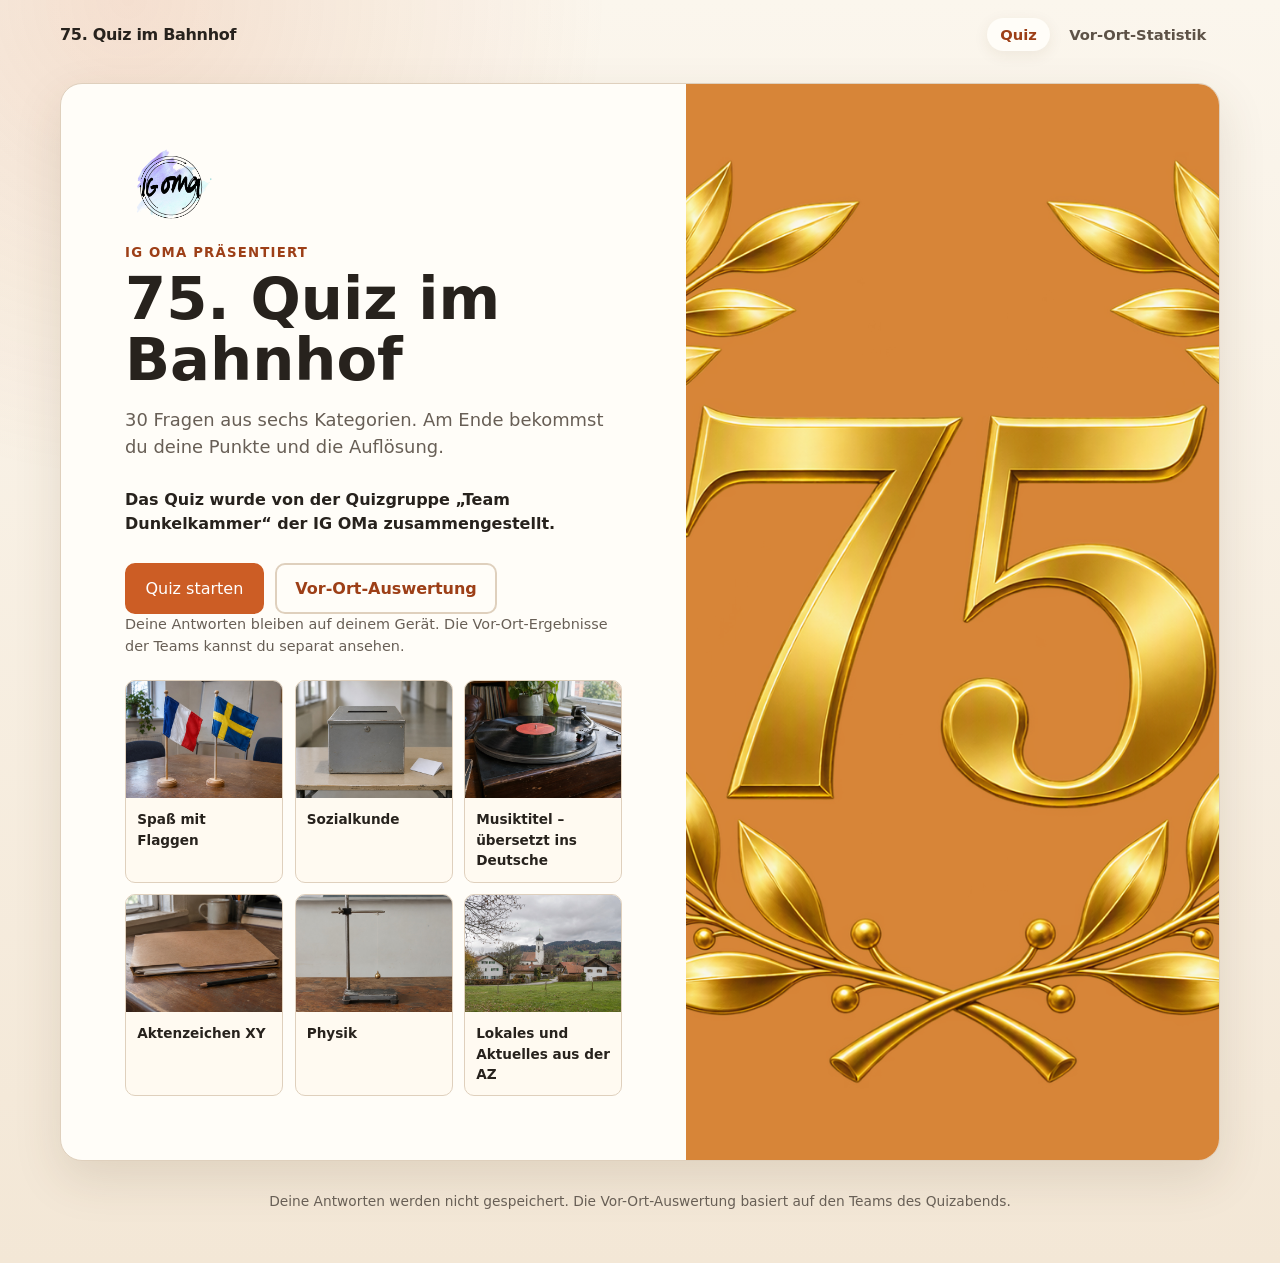
<file: index.html>
<!doctype html>
<html lang="de">
<head>
  <meta charset="utf-8">
  <meta name="viewport" content="width=device-width, initial-scale=1">
  <meta name="description" content="Quiz im Bahnhof vom 18. November 2026 mit 30 Fragen, Punkteanzeige und Vor-Ort-Auswertung.">
  <meta name="theme-color" content="#cc5d25">
  <title>75. Quiz im Bahnhof</title>
  <link rel="stylesheet" href="./assets/site.css?v=4">
  <script src="./assets/quiz.js?v=4" defer></script>
</head>
<body>
  <a class="skip-link" href="#quiz">Direkt zum Quiz</a>
  <header class="site-header">
    <a class="site-title" href="./">75. Quiz im Bahnhof</a>
    <nav aria-label="Seitennavigation">
      <a aria-current="page" href="./">Quiz</a>
      <a href="./statistik/index.html">Vor-Ort-Statistik</a>
    </nav>
  </header>

  <main id="quiz" class="site-main">
    <div class="quiz-app">
      <div class="loading" role="status"><span class="spinner" aria-hidden="true"></span> Inhalt wird geladen ...</div>
    </div>
    <noscript><p class="noscript">Für dieses Quiz muss JavaScript aktiviert sein.</p></noscript>
  </main>

  <footer class="site-footer">
    <p>Deine Antworten werden nicht gespeichert. Die Vor-Ort-Auswertung basiert auf den Teams des Quizabends.</p>
  </footer>
</body>
</html>
</file>
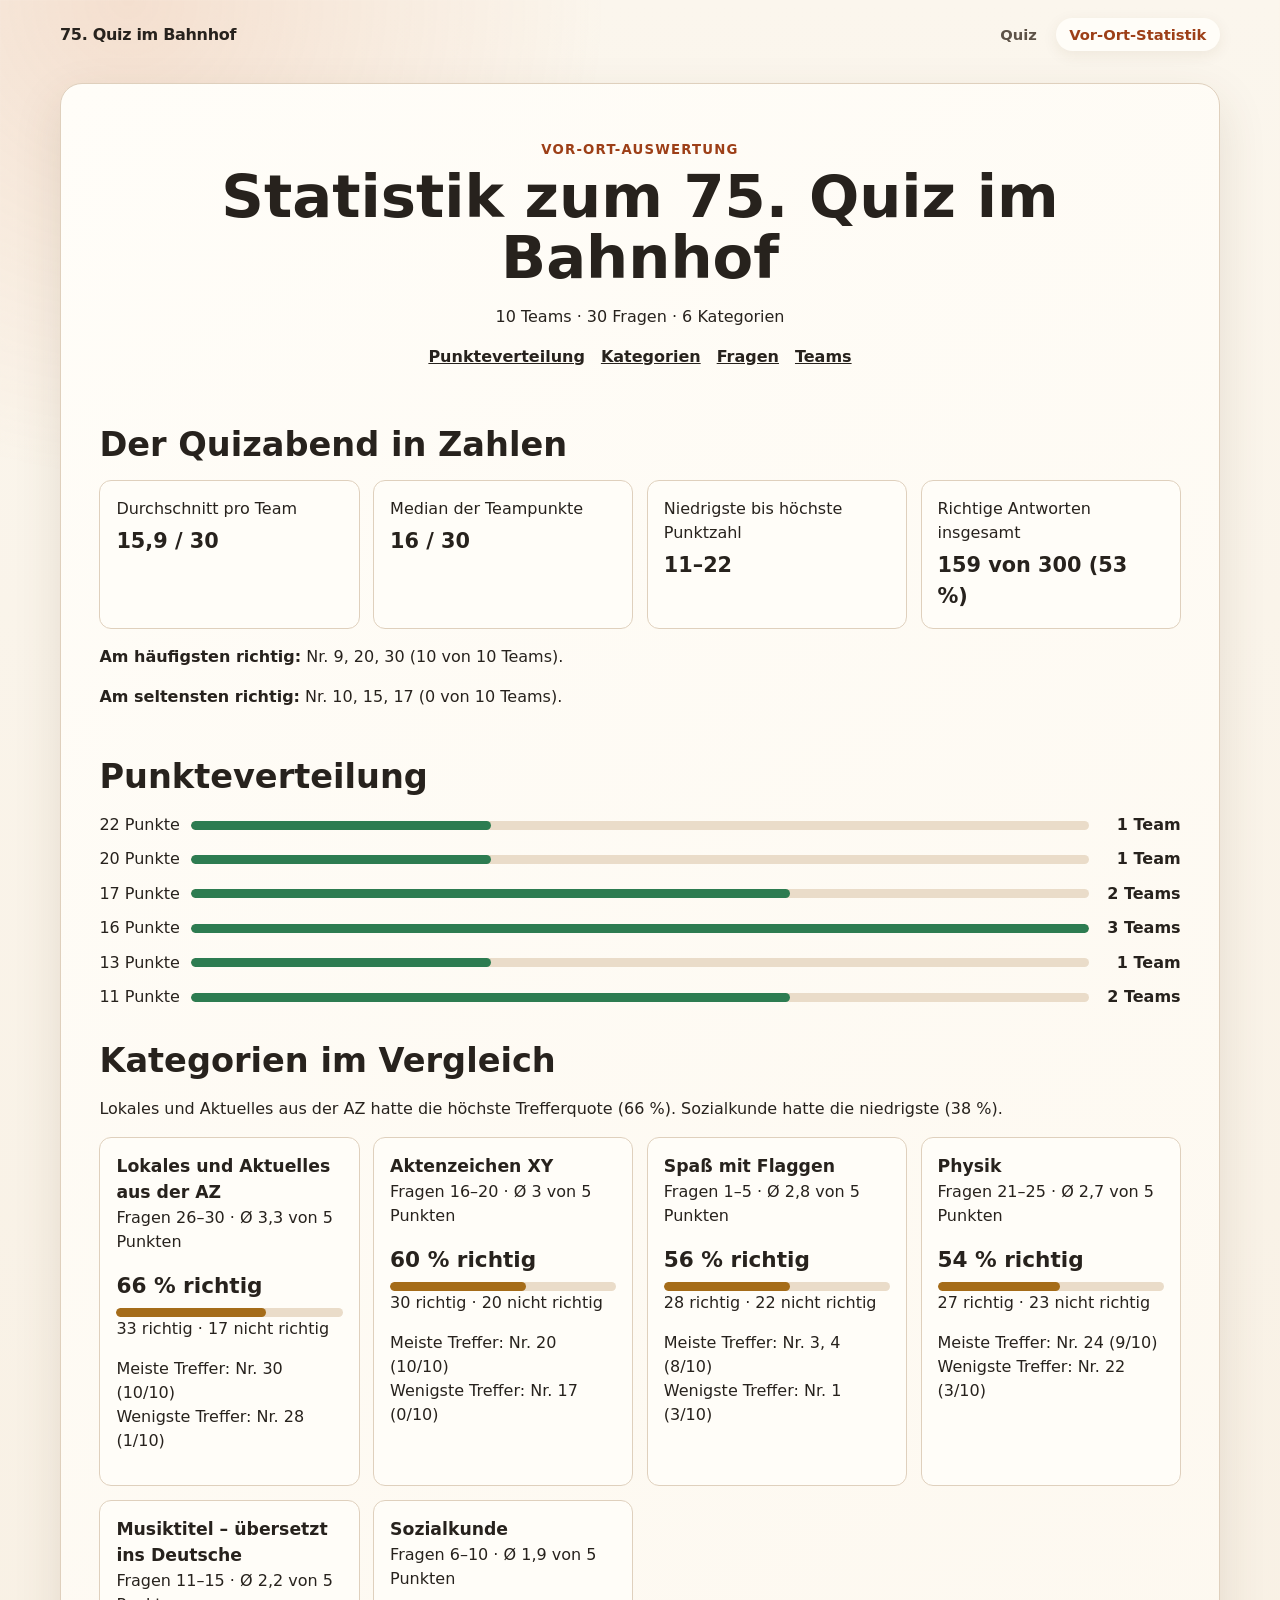
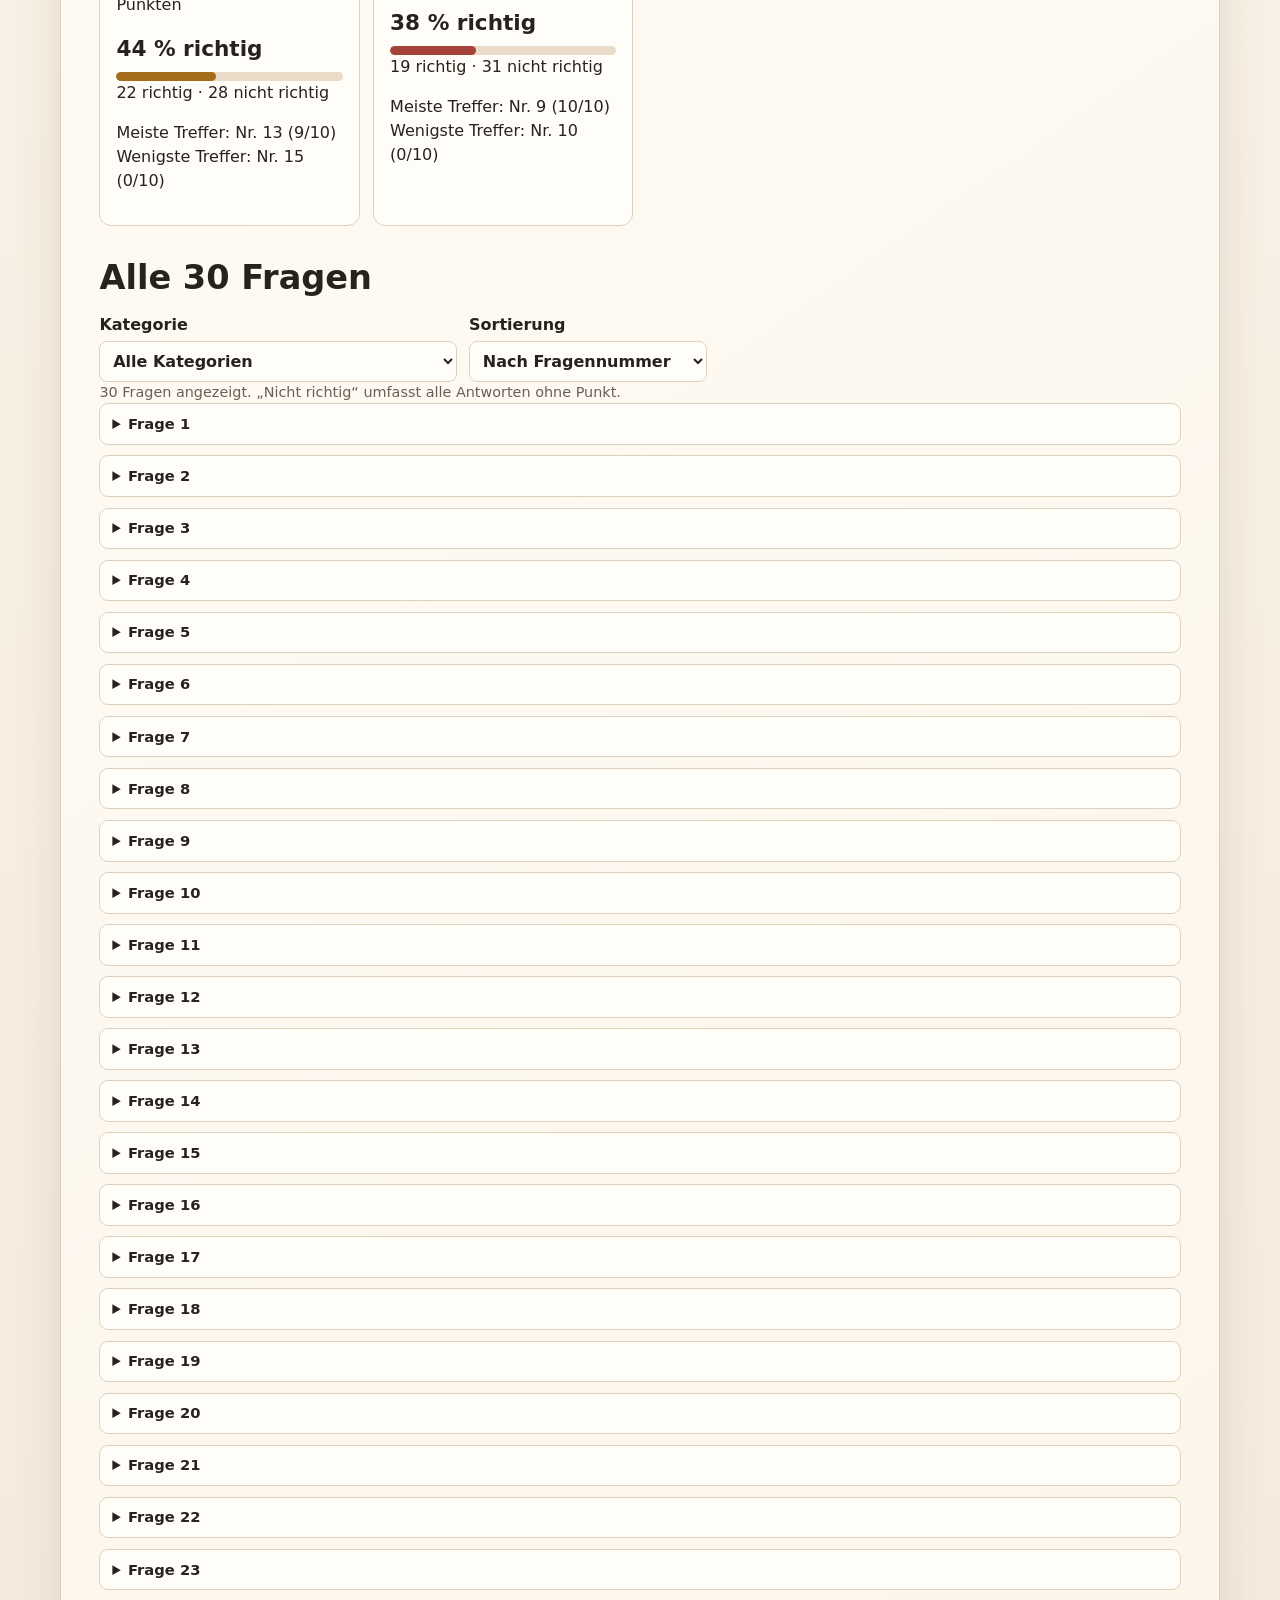
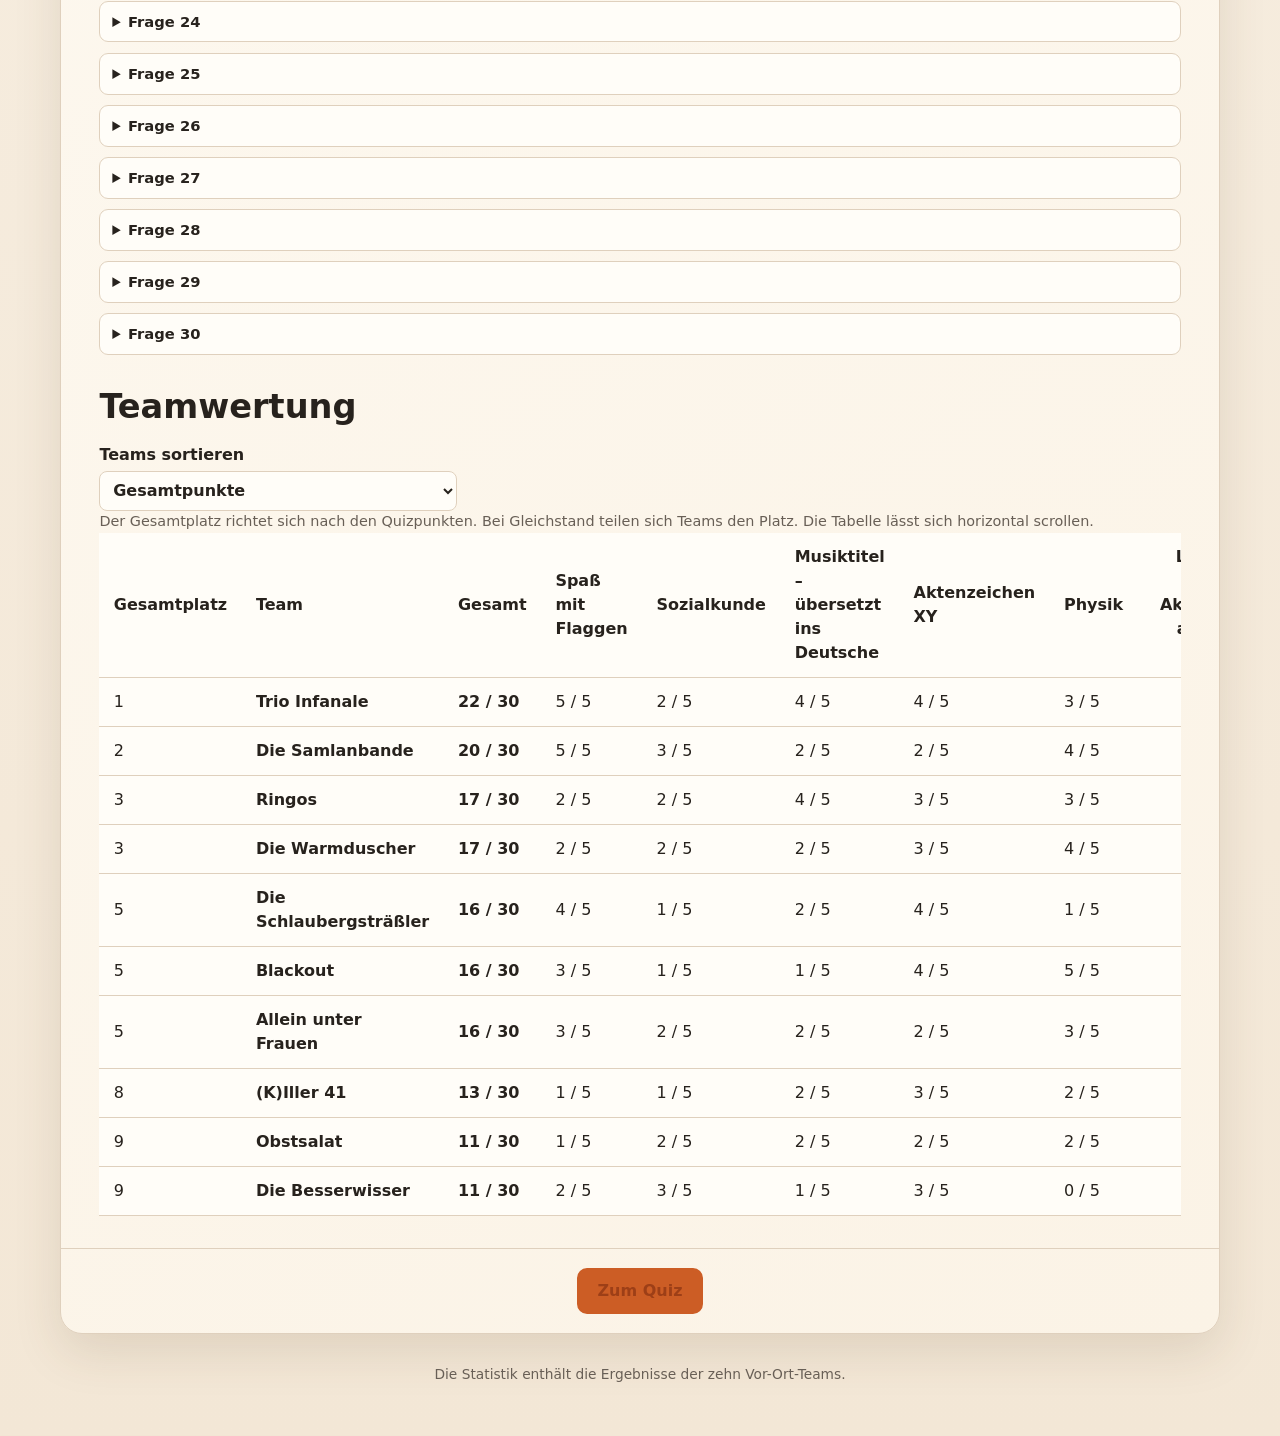
<file: statistik/index.html>
<!doctype html>
<html lang="de">
<head>
  <meta charset="utf-8">
  <meta name="viewport" content="width=device-width, initial-scale=1">
  <meta name="description" content="Fragen, Kategorien und Ergebnisse der zehn Vor-Ort-Teams beim 75. Quiz im Bahnhof.">
  <meta name="theme-color" content="#cc5d25">
  <title>Vor-Ort-Statistik – 75. Quiz im Bahnhof</title>
  <link rel="stylesheet" href="../assets/site.css?v=6">
  <script src="../assets/quiz.js?v=6" defer></script>
</head>
<body>
  <a class="skip-link" href="#statistik">Direkt zur Statistik</a>
  <header class="site-header">
    <a class="site-title" href="../index.html">75. Quiz im Bahnhof</a>
    <nav aria-label="Seitennavigation">
      <a href="../index.html">Quiz</a>
      <a aria-current="page" href="./index.html">Vor-Ort-Statistik</a>
    </nav>
  </header>
  <main id="statistik" class="site-main">
    <div class="quiz-app" data-mode="statistics"></div>
    <noscript><p class="noscript">Für diese Statistik muss JavaScript aktiviert sein.</p></noscript>
  </main>
  <footer class="site-footer">
    <p>Die Statistik enthält die Ergebnisse der zehn Vor-Ort-Teams.</p>
  </footer>
</body>
</html>
</file>
<file: assets/site.css>
:root {
  color-scheme: light;
  --ink: #27221d;
  --muted: #685f56;
  --paper: #fffdf8;
  --cream: #f7efe1;
  --line: #dfd0bd;
  --orange: #cc5d25;
  --orange-dark: #9d3f17;
  --green: #2d7c51;
  --green-soft: #e4f2e8;
  --red: #b34137;
  --red-soft: #f7e6e4;
  --blue: #2f5d78;
  --shadow: 0 18px 48px rgba(86, 58, 30, 0.13);
  background: #f4eadb;
}

html {
  min-width: 320px;
  scroll-behavior: smooth;
}

body {
  min-height: 100vh;
  margin: 0;
  background:
    radial-gradient(circle at 10% 0%, rgba(204, 93, 37, 0.15), transparent 30rem),
    linear-gradient(180deg, #fbf6ed 0%, #f3e7d6 100%);
  color: var(--ink);
  font-family: system-ui, -apple-system, BlinkMacSystemFont, "Segoe UI", sans-serif;
}

*, *::before, *::after {
  box-sizing: border-box;
}

.skip-link {
  position: fixed;
  top: 0.5rem;
  left: 0.5rem;
  z-index: 20;
  padding: 0.7rem 1rem;
  border-radius: 8px;
  background: var(--ink);
  color: #fff;
  transform: translateY(-160%);
}

.skip-link:focus {
  transform: translateY(0);
}

.site-header {
  display: flex;
  width: min(1160px, calc(100% - 2rem));
  align-items: center;
  justify-content: space-between;
  gap: 1rem;
  margin: 0 auto;
  padding: 1.15rem 0 0;
}

.site-title {
  color: var(--ink);
  font-weight: 850;
  letter-spacing: -0.02em;
  text-decoration: none;
}

.site-header nav a {
  display: inline-flex;
  border-radius: 999px;
  color: #5d5247;
  padding: 0.5rem 0.85rem;
  font-size: 0.92rem;
  font-weight: 750;
  text-decoration: none;
}

.site-header nav a[aria-current="page"],
.site-header nav a:hover {
  background: var(--paper);
  color: var(--orange-dark);
  box-shadow: 0 4px 15px rgba(84, 58, 27, 0.08);
}

.site-main {
  width: calc(100% - 2rem);
  margin: 0 auto;
}

.site-footer {
  width: min(1160px, calc(100% - 2rem));
  margin: 0 auto;
  padding: 0 0 2.5rem;
  color: var(--muted);
  font-size: 0.86rem;
  text-align: center;
}

.quiz-app {
  width: min(1160px, 100%);
  margin: 2rem auto;
  color: var(--ink);
  font-size: 16px;
  line-height: 1.5;
}

.quiz-app h1,
.quiz-app h2,
.quiz-app h3,
.quiz-app p {
  margin-top: 0;
}

.quiz-app h1,
.quiz-app h2,
.quiz-app h3 {
  color: var(--ink);
  font-family: inherit;
  font-weight: 850;
  letter-spacing: 0;
}

.quiz-app h1 {
  margin-bottom: 1rem;
  font-size: clamp(2rem, 5vw, 3.7rem);
  line-height: 1.03;
}

.quiz-app h2 {
  margin-bottom: 1rem;
  font-size: clamp(1.45rem, 3vw, 2.1rem);
  line-height: 1.18;
}

.quiz-app h3 {
  margin-bottom: 0.35rem;
  font-size: 1.08rem;
}

.quiz-app a {
  color: var(--orange-dark);
}

.quiz-app button,
.quiz-app select,
.quiz-app input,
.quiz-app textarea {
  font: inherit;
}

.quiz-app button:focus-visible,
.quiz-app a:focus-visible,
.quiz-app select:focus-visible,
.quiz-app input:focus-visible,
.quiz-app textarea:focus-visible,
.quiz-app summary:focus-visible {
  outline: 3px solid rgba(47, 93, 120, 0.55);
  outline-offset: 3px;
}

.button {
  display: inline-flex;
  min-height: 46px;
  align-items: center;
  justify-content: center;
  border: 2px solid transparent;
  border-radius: 10px;
  padding: 0.72rem 1.15rem;
  text-decoration: none;
  font-weight: 760;
  line-height: 1.2;
  cursor: pointer;
  transition: transform 140ms ease, background-color 140ms ease, border-color 140ms ease;
}

.button:hover {
  transform: translateY(-1px);
}

.button:disabled {
  opacity: 0.45;
  cursor: not-allowed;
  transform: none;
}

.button-primary {
  border-color: var(--orange);
  background: var(--orange);
  color: #fff;
}

.button-primary:hover {
  border-color: var(--orange-dark);
  background: var(--orange-dark);
}

.button-secondary {
  border-color: var(--line);
  background: var(--paper);
  color: var(--ink);
}

.kicker {
  margin-bottom: 0.4rem;
  color: var(--orange-dark);
  font-size: 0.83rem;
  font-weight: 850;
  letter-spacing: 0.09em;
  text-transform: uppercase;
}

.hero,
.category-intro,
.quiz-shell,
.result-shell,
.loading,
.error-box {
  border: 1px solid var(--line);
  border-radius: 22px;
  background: var(--paper);
  box-shadow: var(--shadow);
}

.hero {
  display: grid;
  grid-template-columns: minmax(0, 1.08fr) minmax(330px, 0.92fr);
  overflow: hidden;
}

.category-intro {
  display: grid;
  grid-template-columns: minmax(0, 1.1fr) minmax(0, 0.9fr);
  min-height: 480px;
  overflow: hidden;
}

.category-intro-image {
  min-height: 340px;
  background: #d78538;
}

.category-intro-image img {
  width: 100%;
  height: 100%;
  object-fit: cover;
}

.category-intro-copy {
  display: flex;
  align-items: flex-start;
  justify-content: center;
  flex-direction: column;
  padding: clamp(1.6rem, 5vw, 4.3rem);
}

.category-intro-copy h1 {
  margin: 0 0 1rem;
  font-size: clamp(2rem, 4vw, 3.6rem);
  overflow-wrap: anywhere;
}

.review-modal {
  min-height: 480px;
  display: grid;
  place-items: center;
  padding: clamp(1rem, 4vw, 3rem);
  border: 1px solid var(--line);
  border-radius: 22px;
  background: rgba(34, 25, 16, 0.08);
}

.review-modal-card {
  width: min(680px, 100%);
  padding: clamp(1.4rem, 4vw, 2.6rem);
  border: 1px solid var(--line);
  border-radius: 18px;
  background: var(--paper);
  box-shadow: var(--shadow);
}

.review-modal-card h1 {
  margin-top: 0;
  font-size: clamp(1.6rem, 4vw, 2.4rem);
}

.review-question {
  margin: 1.5rem 0 0.8rem;
  font-weight: 800;
}

.review-actions {
  display: flex;
  flex-wrap: wrap;
  gap: 0.7rem;
}

.hero-copy {
  align-self: center;
  padding: clamp(1.6rem, 5vw, 4.3rem);
}

.logo {
  display: block;
  width: 92px;
  height: auto;
  margin-bottom: 1.25rem;
}

.lead {
  max-width: 650px;
  margin-bottom: 1.7rem;
  color: var(--muted);
  font-size: 1.12rem;
}

.intro-credit {
  max-width: 650px;
  margin: -0.8rem 0 1.7rem;
  color: var(--ink);
  font-weight: 600;
}

.actions {
  display: flex;
  flex-wrap: wrap;
  gap: 0.7rem;
}

.note {
  margin: 1.3rem 0 0;
  color: var(--muted);
  font-size: 0.9rem;
}

.hero-visual {
  position: relative;
  min-height: 470px;
  background: #d78538;
}

.hero-visual > img {
  width: 100%;
  height: 100%;
  object-fit: cover;
}

.hero-facts {
  position: absolute;
  right: 1rem;
  bottom: 1rem;
  left: 1rem;
  display: grid;
  grid-template-columns: repeat(3, 1fr);
  gap: 0.5rem;
  border-radius: 14px;
  background: rgba(34, 25, 16, 0.86);
  color: #fff;
  padding: 0.8rem;
  backdrop-filter: blur(8px);
}

.hero-facts span {
  text-align: center;
  font-size: 0.78rem;
}

.hero-facts strong {
  display: block;
  font-size: 1.35rem;
}

.category-preview {
  display: grid;
  grid-template-columns: repeat(3, minmax(0, 1fr));
  gap: 0.7rem;
  margin-top: 1.4rem;
}

.category-preview article {
  overflow: hidden;
  border: 1px solid var(--line);
  border-radius: 10px;
  background: #fffaf1;
}

.category-preview img {
  display: block;
  width: 100%;
  aspect-ratio: 4 / 3;
  object-fit: cover;
}

.category-preview span {
  display: block;
  padding: 0.7rem;
  font-size: 0.85rem;
  font-weight: 780;
  overflow-wrap: anywhere;
  hyphens: auto;
}

.loading,
.error-box {
  padding: 2.5rem;
  text-align: center;
}

.spinner {
  display: inline-block;
  width: 20px;
  height: 20px;
  margin-right: 0.6rem;
  border: 3px solid var(--line);
  border-top-color: var(--orange);
  border-radius: 50%;
  vertical-align: -4px;
  animation: spin 750ms linear infinite;
}

@keyframes spin {
  to { transform: rotate(360deg); }
}

.quiz-shell,
.result-shell {
  background: linear-gradient(145deg, #fffdf8 0%, #fbf3e6 100%);
}

.quiz-topbar {
  display: flex;
  align-items: center;
  justify-content: space-between;
  gap: 1rem;
  padding: 1.15rem clamp(1rem, 4vw, 2.2rem);
}

.category-label {
  display: inline-flex;
  align-items: center;
  border-radius: 999px;
  background: var(--green-soft);
  color: #24643f;
  padding: 0.34rem 0.75rem;
  font-size: 0.8rem;
  font-weight: 820;
}

.question-position {
  display: inline-block;
  margin-left: 0.55rem;
  color: var(--muted);
  font-weight: 700;
}

.progress {
  height: 10px;
  overflow: hidden;
  background: #eadcc9;
}

.progress-fill {
  height: 100%;
  border-radius: 999px;
  background: linear-gradient(90deg, var(--orange), #f0aa3d);
  transition: width 180ms ease;
}

.question-card {
  padding: clamp(1.2rem, 4vw, 2.4rem);
}

.question-heading {
  display: grid;
  grid-template-columns: auto minmax(0, 1fr);
  gap: 1rem;
  align-items: start;
}

.question-number {
  display: inline-grid;
  width: 48px;
  height: 48px;
  place-items: center;
  border-radius: 50%;
  background: var(--blue);
  color: #fff;
  font-size: 1.25rem;
  font-weight: 850;
}

.question-image {
  display: block;
  width: 100%;
  max-height: 360px;
  margin: 0.2rem 0 1.2rem;
  border-radius: 14px;
  object-fit: cover;
}

.answer-area {
  margin-top: 1.2rem;
}

.options {
  display: grid;
  gap: 0.75rem;
  margin: 0;
  border: 0;
  padding: 0;
}

.option {
  display: grid;
  grid-template-columns: auto auto minmax(0, 1fr);
  gap: 0.75rem;
  align-items: center;
  border: 1px solid var(--line);
  border-radius: 12px;
  background: #fffaf1;
  padding: 0.85rem 1rem;
  cursor: pointer;
}

.option:hover,
.option:has(input:checked) {
  border-color: var(--orange);
  background: #fff4df;
}

.option input {
  width: 18px;
  height: 18px;
  accent-color: var(--orange);
}

.option-key {
  display: inline-grid;
  width: 34px;
  height: 34px;
  place-items: center;
  border-radius: 50%;
  background: var(--paper);
  color: var(--orange-dark);
  font-weight: 850;
}

.question-heading.has-flag {
  grid-template-columns: auto minmax(0, 1fr) minmax(140px, 35%);
  align-items: center;
}

.question-flag {
  display: block;
  width: min(360px, 100%);
  max-height: 190px;
  margin: 0 auto;
  border: 1px solid var(--line);
  border-radius: 10px;
  object-fit: contain;
  background: #fff;
  box-shadow: 0 4px 12px rgba(86, 58, 30, 0.12);
}

.coat-of-arms {
  position: relative;
  width: min(100%, 440px);
  margin: 1rem auto;
}

.coat-of-arms img {
  display: block;
  width: 100%;
  height: auto;
}

.coat-of-arms span {
  position: absolute;
  display: grid;
  place-items: center;
  width: 1.6rem;
  height: 1.6rem;
  transform: translate(-50%, -50%);
  border: 1px solid currentColor;
  border-radius: 50%;
  background: white;
  color: #222;
  font-weight: 800;
}

.crest-a { left: 35%; top: 28%; }
.crest-b { left: 64%; top: 28%; }
.crest-c { left: 35%; top: 73%; }
.crest-d { left: 63%; top: 73%; }

.solution-crest {
  display: block;
  width: auto;
  max-width: 100%;
  max-height: 120px;
}

@media (max-width: 600px) {
  .question-heading.has-flag {
    grid-template-columns: auto minmax(0, 1fr);
  }

  .question-heading .question-flag {
    grid-column: 1 / -1;
  }
}

.match-list {
  display: grid;
  gap: 0.85rem;
}

.match-row {
  display: grid;
  grid-template-columns: minmax(170px, 0.8fr) minmax(0, 1fr);
  gap: 1rem;
  align-items: center;
  border: 1px solid var(--line);
  border-radius: 12px;
  background: #fffaf1;
  padding: 0.85rem;
}

.match-row strong {
  display: block;
}

.match-row select,
.text-answer input,
.text-answer textarea {
  width: 100%;
  border: 1px solid #cdbba6;
  border-radius: 10px;
  background: #fff;
  padding: 0.75rem 0.85rem;
  color: var(--ink);
}

.text-answer {
  display: grid;
  gap: 0.5rem;
}

.text-answer small {
  color: var(--muted);
}

.inline-error {
  margin: 1rem 0 0;
  color: var(--red);
  font-weight: 760;
}

.question-footer {
  display: flex;
  align-items: center;
  justify-content: space-between;
  gap: 1rem;
  border-top: 1px solid var(--line);
  padding: 1.15rem clamp(1rem, 4vw, 2.2rem);
}

.answered-count {
  color: var(--muted);
  font-weight: 720;
}

.result-hero {
  padding: clamp(1.6rem, 5vw, 3.5rem);
  text-align: center;
}

.score-ring {
  display: inline-grid;
  width: 164px;
  height: 164px;
  place-items: center;
  margin-bottom: 1.1rem;
  border: 12px solid rgba(204, 93, 37, 0.18);
  border-top-color: var(--orange);
  border-right-color: var(--green);
  border-radius: 50%;
  background: #fffaf1;
}

.score-ring strong {
  display: block;
  font-size: 3rem;
  line-height: 1;
}

.score-ring span {
  color: var(--muted);
  font-weight: 800;
}

.result-section {
  padding: 0 clamp(1.2rem, 4vw, 2.4rem) 2rem;
}

.category-result-grid {
  display: grid;
  grid-template-columns: repeat(5, minmax(0, 1fr));
  gap: 0.85rem;
}

.category-result {
  border: 1px solid var(--line);
  border-radius: 12px;
  background: var(--paper);
  padding: 1rem;
}

.category-result span {
  display: block;
  min-height: 2.4em;
  color: var(--muted);
  font-weight: 760;
}

.category-result strong {
  display: block;
  margin: 0.4rem 0;
  font-size: 1.35rem;
}

.stats-controls {
  display: flex;
  flex-wrap: wrap;
  gap: 0.6rem;
  margin: 0.8rem 0 1rem;
}

.stats-table-wrap {
  overflow-x: auto;
}

.stats-table {
  width: 100%;
  border-collapse: collapse;
  background: var(--paper);
}

.stats-table th,
.stats-table td {
  padding: 0.75rem 0.9rem;
  border-bottom: 1px solid var(--line);
  text-align: left;
}

.stats-table th:last-child,
.stats-table td:last-child {
  text-align: right;
}

.team-comparison-table tbody th {
  font-weight: normal;
}

.team-comparison-table .player-row > * {
  background: #fff0d4;
  color: #392615;
  font-weight: 800;
}

.team-comparison-table .player-row > :first-child {
  box-shadow: inset 4px 0 var(--orange);
}

.stats-question-list {
  display: grid;
  gap: 0.65rem;
}

.stats-distribution {
  display: grid;
  grid-template-columns: auto minmax(0, 1fr) 5rem;
  align-items: center;
  gap: 0.7rem;
}

.stats-distribution strong {
  text-align: right;
}

.stats-overview,
.stats-category-grid {
  display: grid;
  grid-template-columns: repeat(auto-fit, minmax(min(100%, 220px), 1fr));
  gap: 0.85rem;
}

.stats-overview > div {
  padding: 1rem;
  border: 1px solid var(--line);
  border-radius: 12px;
  background: var(--paper);
}

.stats-overview dd {
  margin: 0.3rem 0 0;
  font-size: 1.3rem;
  font-weight: 800;
}

.stats-category-card h3 {
  margin: 0;
  overflow-wrap: anywhere;
}

.stats-question-card {
  min-width: 0;
  border: 1px solid var(--line);
  border-radius: 9px;
  background: var(--paper);
  font-size: 0.92rem;
}

.stats-question-card > summary {
  padding: 0.55rem 0.75rem;
  cursor: pointer;
  font-weight: 800;
}

.stats-question-body {
  border-top: 1px solid var(--line);
  padding: 0.65rem 0.9rem 0.8rem;
}

.stats-prompt {
  margin: 0 0 0.55rem;
  white-space: pre-line;
  overflow-wrap: anywhere;
}

.stats-solution {
  margin-top: 0.8rem;
  border-top: 1px solid var(--line);
}

.stats-solution summary {
  padding-block: 0.7rem 0.2rem;
  cursor: pointer;
  font-weight: 750;
  color: var(--orange-dark);
}

.stats-solution > div {
  padding-inline-start: 1rem;
  overflow-wrap: anywhere;
}

.solution-body .question-flag {
  width: min(100%, 270px);
  max-height: 160px;
  margin: 0.8rem 0 1rem;
}

.solution-body .coat-of-arms {
  width: min(100%, 340px);
  margin-inline: 0;
}

.stats-question-card .question-flag {
  width: min(100%, 155px);
  max-height: 100px;
  margin: 0.5rem 0;
}

.stats-question-card .coat-of-arms {
  width: min(100%, 220px);
  margin: 0.5rem 0;
}

.stats-question-card .coat-of-arms span {
  width: 1.2rem;
  height: 1.2rem;
  font-size: 0.75rem;
}

.stats-question-card .solution-crest {
  max-height: 76px;
}

.stats-jump {
  display: flex;
  flex-wrap: wrap;
  justify-content: center;
  gap: 0.5rem 1rem;
  margin-top: 1rem;
}

.stats-jump a {
  color: inherit;
  font-weight: 750;
}

.statistics-page .result-section[id] {
  scroll-margin-block-start: 5rem;
}

.statistics-page .rate-low .mini-bar span {
  background: #a5423a;
}

.statistics-page .rate-medium .mini-bar span {
  background: #a56c19;
}

.stats-filters {
  display: flex;
  flex-wrap: wrap;
  gap: 0.75rem;
}

.stats-filters label {
  display: grid;
  gap: 0.25rem;
  min-width: 0;
  max-width: 100%;
  font-weight: 700;
}

.stats-filters select {
  width: 100%;
  padding: 0.55rem;
  border: 1px solid var(--line);
  border-radius: 8px;
  background: var(--paper);
  color: inherit;
  font: inherit;
}

.stats-team-breakdown th,
.stats-team-breakdown td {
  min-width: 6rem;
}

.mini-bar {
  height: 9px;
  overflow: hidden;
  border-radius: 999px;
  background: #eadcc9;
}

.mini-bar span {
  display: block;
  min-height: 100%;
  border-radius: inherit;
  background: var(--green);
}

.solution-list {
  display: grid;
  gap: 0.8rem;
}

.solution {
  overflow: hidden;
  border: 1px solid var(--line);
  border-left: 8px solid var(--red);
  border-radius: 12px;
  background: var(--paper);
}

.solution.is-correct {
  border-left-color: var(--green);
}

.solution summary {
  cursor: pointer;
  padding: 1rem 1.1rem;
  font-weight: 780;
}

.solution summary span {
  display: inline-flex;
  margin-right: 0.5rem;
  border-radius: 999px;
  background: var(--red-soft);
  color: var(--red);
  padding: 0.18rem 0.55rem;
  font-size: 0.78rem;
}

.solution.is-correct summary span {
  background: var(--green-soft);
  color: var(--green);
}

.solution-body {
  display: grid;
  gap: 0.85rem;
  border-top: 1px solid var(--line);
  padding: 1rem 1.1rem 1.2rem;
}

.solution-columns {
  display: grid;
  grid-template-columns: repeat(2, minmax(0, 1fr));
  gap: 0.85rem;
}

.answer-box {
  border-radius: 10px;
  background: #fbf1e4;
  padding: 0.8rem;
}

.answer-box strong {
  display: block;
  margin-bottom: 0.25rem;
}

.result-actions {
  display: flex;
  flex-wrap: wrap;
  gap: 0.7rem;
  justify-content: center;
  border-top: 1px solid var(--line);
  padding: 1.2rem;
}

.sr-only {
  position: absolute;
  width: 1px;
  height: 1px;
  overflow: hidden;
  clip: rect(0, 0, 0, 0);
  white-space: nowrap;
}

.noscript {
  width: min(700px, calc(100% - 2rem));
  margin: 2rem auto;
  border: 1px solid var(--line);
  border-radius: 12px;
  background: var(--paper);
  padding: 1rem;
}

@media (max-width: 900px) {
  .hero {
    grid-template-columns: 1fr;
  }

  .category-intro {
    grid-template-columns: 1fr;
  }

  .hero-visual {
    min-height: 340px;
    order: -1;
  }

  .category-preview,
  .category-result-grid {
    grid-template-columns: repeat(2, minmax(0, 1fr));
  }
}

@media (max-width: 640px) {
  .site-header {
    align-items: flex-start;
    flex-direction: column;
  }

  .site-header nav,
  .site-header nav a {
    width: 100%;
  }

  .site-header nav a {
    justify-content: center;
  }

  .quiz-app {
    margin-top: 1rem;
  }

  .hero-copy {
    padding: 1.35rem;
  }

  .hero-visual {
    min-height: 260px;
  }

  .category-intro-image {
    min-height: 250px;
  }

  .hero-facts {
    grid-template-columns: 1fr;
    position: static;
    border-radius: 0;
  }

  .category-preview,
  .category-result-grid,
  .solution-columns,
  .match-row {
    grid-template-columns: 1fr;
  }

  .category-preview {
    grid-template-columns: repeat(2, minmax(0, 1fr));
    gap: 0.6rem;
  }

  .category-preview article {
    min-width: 0;
  }

  .category-preview img {
    aspect-ratio: 16 / 10;
  }

  .category-preview span {
    min-height: 0;
    padding: 0.55rem;
    font-size: 0.78rem;
    line-height: 1.25;
    overflow-wrap: break-word;
    hyphens: auto;
  }

  .quiz-topbar,
  .question-footer {
    align-items: stretch;
    flex-direction: column;
  }

  .question-heading {
    grid-template-columns: 1fr;
  }

  .question-number {
    width: 42px;
    height: 42px;
  }

  .button {
    width: 100%;
  }
}

@media (prefers-reduced-motion: reduce) {
  html {
    scroll-behavior: auto;
  }

  .button,
  .progress-fill {
    transition: none;
  }
}

@media print {
  body {
    background: #fff;
  }

  .site-header,
  .site-footer,
  .result-actions {
    display: none;
  }

  .site-main {
    width: 100%;
  }
}
</file>
